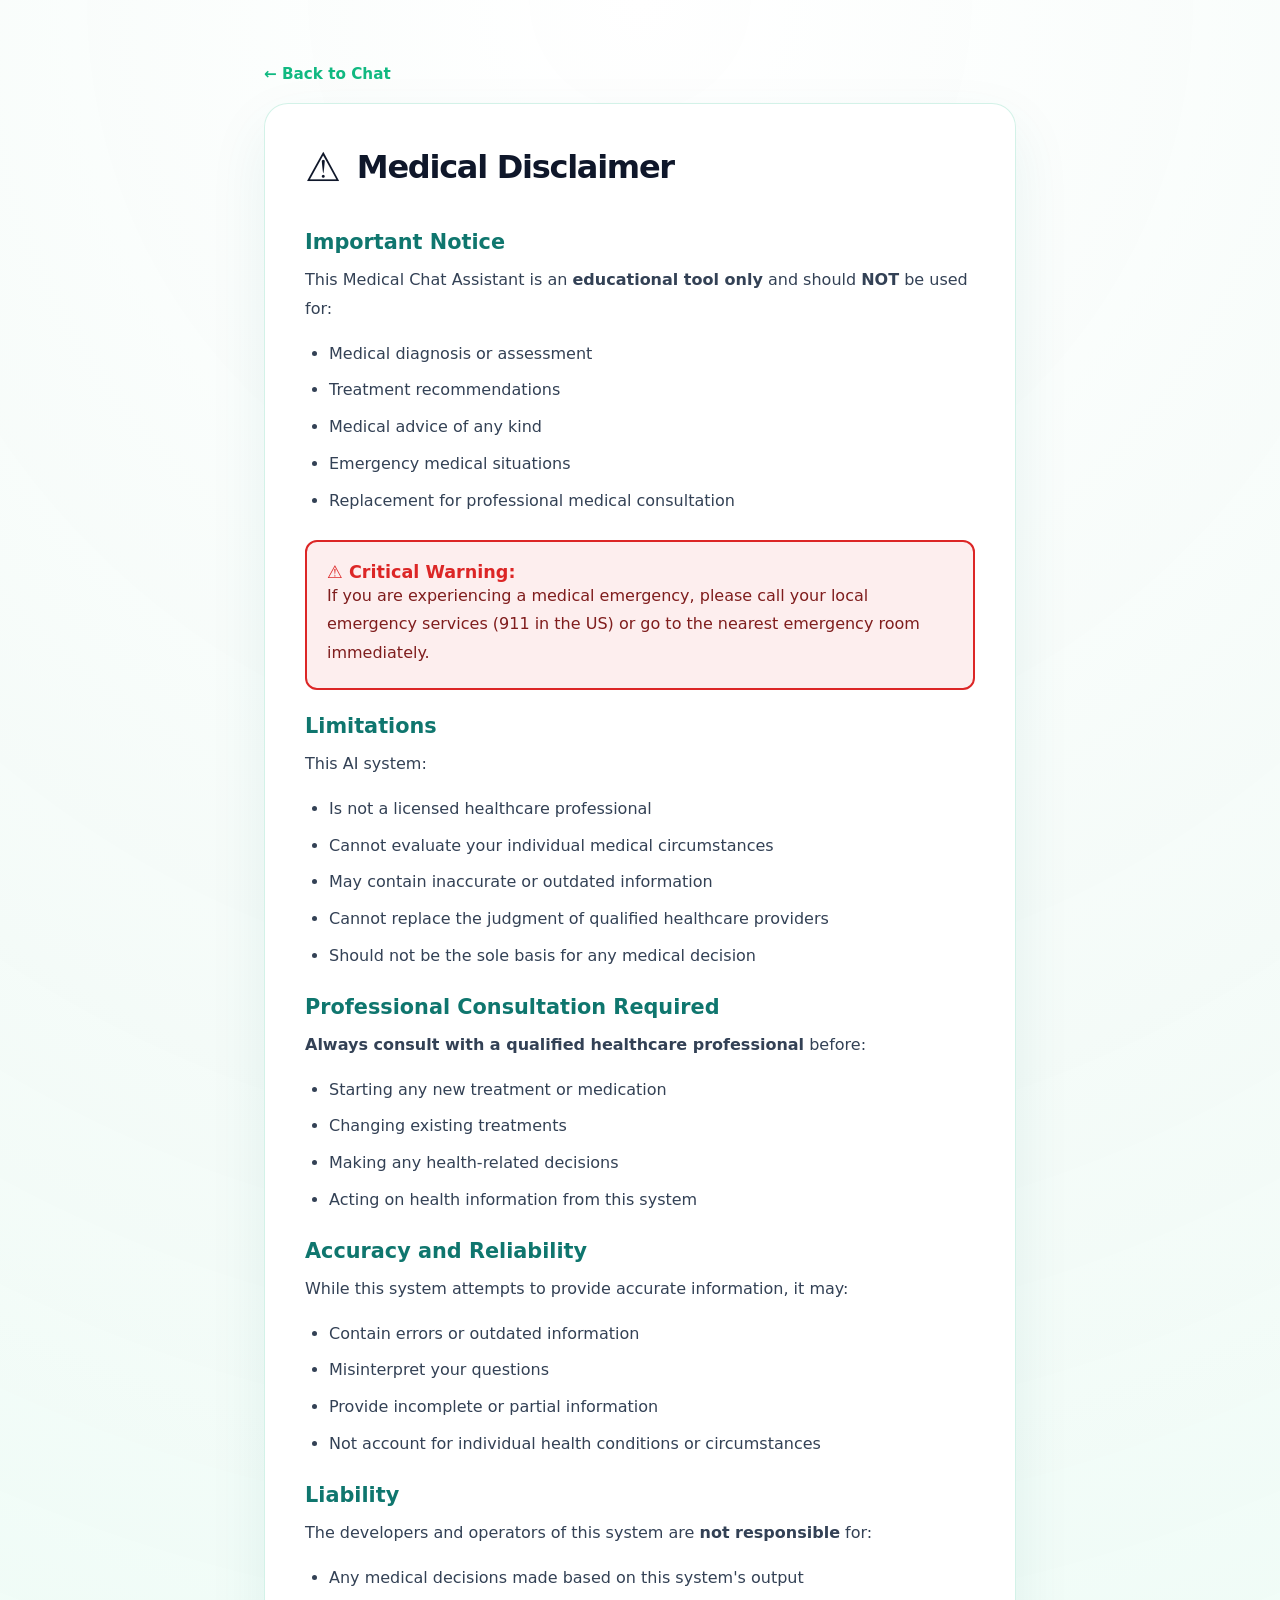
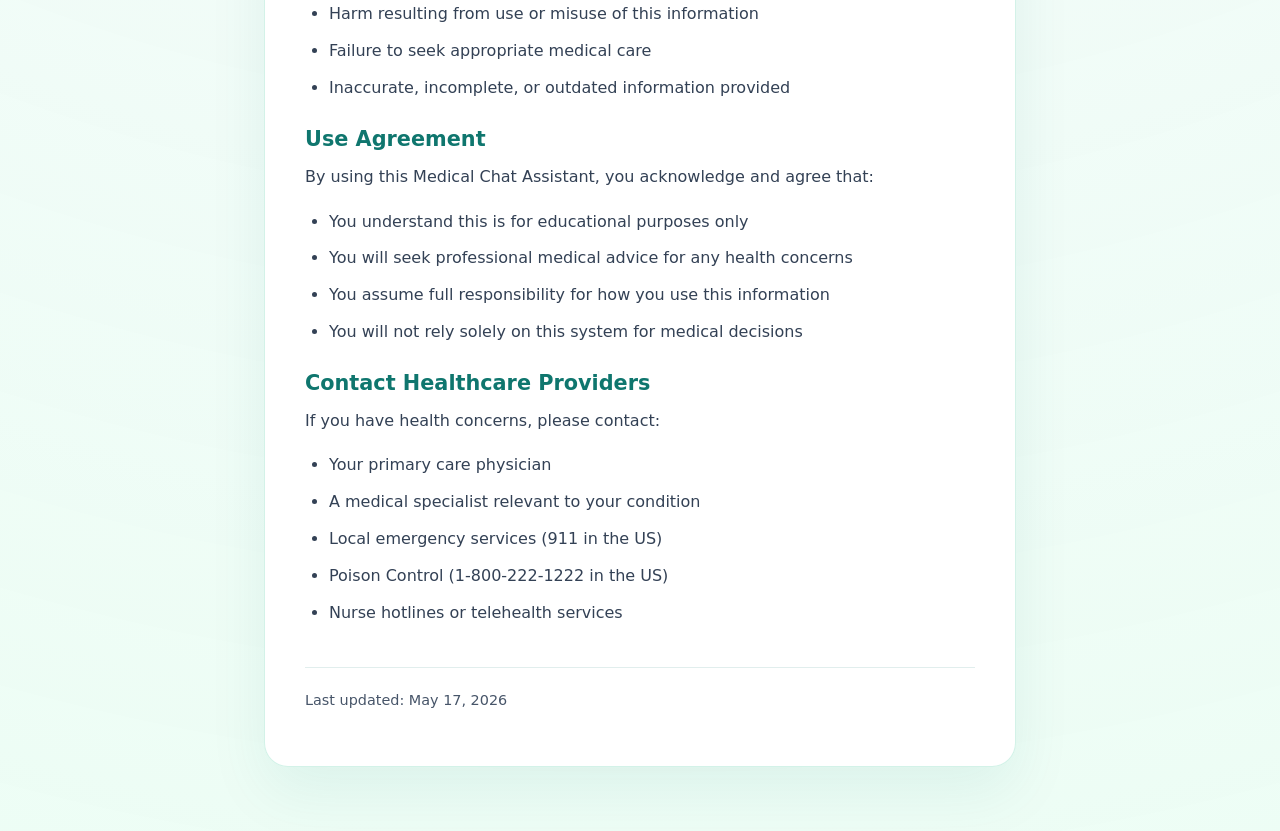
<file: templates/disclaimer.html>
<!DOCTYPE html>
<html lang="en">
<head>
    <meta charset="UTF-8" />
    <meta name="viewport" content="width=device-width, initial-scale=1.0" />
    <title>Disclaimer - Medical Chat RAG</title>
    <link rel="stylesheet" href="/static/css/style.css" />
    <style>
        .disclaimer-container {
            max-width: 800px;
            margin: 0 auto;
            padding: 40px 24px;
        }

        .disclaimer-header {
            margin-bottom: 40px;
            display: flex;
            align-items: center;
            gap: 16px;
        }

        .disclaimer-header h1 {
            margin: 0;
            font-size: 2rem;
            letter-spacing: -0.04em;
        }

        .disclaimer-back {
            display: inline-block;
            margin-bottom: 20px;
            text-decoration: none;
            color: #10b981;
            font-weight: 600;
            font-size: 0.95rem;
        }

        .disclaimer-back:hover {
            text-decoration: underline;
        }

        .disclaimer-card {
            background: rgba(255, 255, 255, 0.96);
            border: 1px solid rgba(16, 185, 129, 0.18);
            border-radius: 24px;
            padding: 40px;
            box-shadow: 0 24px 60px rgba(15, 118, 110, 0.08);
        }

        .disclaimer-card h2 {
            color: #0f766e;
            margin-top: 24px;
            margin-bottom: 12px;
            font-size: 1.3rem;
        }

        .disclaimer-card h2:first-child {
            margin-top: 0;
        }

        .disclaimer-card p {
            color: #334155;
            line-height: 1.8;
            margin: 12px 0;
        }

        .disclaimer-card ul {
            color: #334155;
            line-height: 1.8;
            margin: 16px 0;
            padding-left: 24px;
        }

        .disclaimer-card li {
            margin-bottom: 8px;
        }

        .warning-box {
            background: rgba(220, 38, 38, 0.08);
            border: 2px solid #dc2626;
            border-radius: 12px;
            padding: 20px;
            margin: 24px 0;
        }

        .warning-box strong {
            color: #dc2626;
            font-size: 1.1rem;
        }

        .warning-box p {
            color: #7f1d1d;
            margin: 0;
        }
    </style>
</head>
<body>
    <div class="app-container">
        <div class="disclaimer-container">
            <a href="/" class="disclaimer-back">← Back to Chat</a>

            <div class="disclaimer-card">
                <div class="disclaimer-header">
                    <span style="font-size: 2.5rem;">⚠️</span>
                    <h1>Medical Disclaimer</h1>
                </div>

                <h2>Important Notice</h2>
                <p>
                    This Medical Chat Assistant is an <strong>educational tool only</strong> and should
                    <strong>NOT</strong> be used for:
                </p>
                <ul>
                    <li>Medical diagnosis or assessment</li>
                    <li>Treatment recommendations</li>
                    <li>Medical advice of any kind</li>
                    <li>Emergency medical situations</li>
                    <li>Replacement for professional medical consultation</li>
                </ul>

                <div class="warning-box">
                    <strong>⚠️ Critical Warning:</strong>
                    <p>
                        If you are experiencing a medical emergency, please call your local emergency
                        services (911 in the US) or go to the nearest emergency room immediately.
                    </p>
                </div>

                <h2>Limitations</h2>
                <p>This AI system:</p>
                <ul>
                    <li>Is not a licensed healthcare professional</li>
                    <li>Cannot evaluate your individual medical circumstances</li>
                    <li>May contain inaccurate or outdated information</li>
                    <li>Cannot replace the judgment of qualified healthcare providers</li>
                    <li>Should not be the sole basis for any medical decision</li>
                </ul>

                <h2>Professional Consultation Required</h2>
                <p>
                    <strong>Always consult with a qualified healthcare professional</strong> before:
                </p>
                <ul>
                    <li>Starting any new treatment or medication</li>
                    <li>Changing existing treatments</li>
                    <li>Making any health-related decisions</li>
                    <li>Acting on health information from this system</li>
                </ul>

                <h2>Accuracy and Reliability</h2>
                <p>
                    While this system attempts to provide accurate information, it may:
                </p>
                <ul>
                    <li>Contain errors or outdated information</li>
                    <li>Misinterpret your questions</li>
                    <li>Provide incomplete or partial information</li>
                    <li>Not account for individual health conditions or circumstances</li>
                </ul>

                <h2>Liability</h2>
                <p>
                    The developers and operators of this system are <strong>not responsible</strong> for:
                </p>
                <ul>
                    <li>Any medical decisions made based on this system's output</li>
                    <li>Harm resulting from use or misuse of this information</li>
                    <li>Failure to seek appropriate medical care</li>
                    <li>Inaccurate, incomplete, or outdated information provided</li>
                </ul>

                <h2>Use Agreement</h2>
                <p>
                    By using this Medical Chat Assistant, you acknowledge and agree that:
                </p>
                <ul>
                    <li>You understand this is for educational purposes only</li>
                    <li>You will seek professional medical advice for any health concerns</li>
                    <li>You assume full responsibility for how you use this information</li>
                    <li>You will not rely solely on this system for medical decisions</li>
                </ul>

                <h2>Contact Healthcare Providers</h2>
                <p>
                    If you have health concerns, please contact:
                </p>
                <ul>
                    <li>Your primary care physician</li>
                    <li>A medical specialist relevant to your condition</li>
                    <li>Local emergency services (911 in the US)</li>
                    <li>Poison Control (1-800-222-1222 in the US)</li>
                    <li>Nurse hotlines or telehealth services</li>
                </ul>

                <p style="margin-top: 40px; padding-top: 20px; border-top: 1px solid rgba(15, 118, 110, 0.12); color: #475569; font-size: 0.9rem;">
                    Last updated: May 17, 2026
                </p>
            </div>
        </div>
    </div>
</body>
</html>
</file>
<file: static/css/style.css>
:root {
    color-scheme: light;
    font-family: 'Montserrat', ui-sans-serif, system-ui, sans-serif;
    color: #0f172a;
    background-color: #f4fbf8;
}

* {
    box-sizing: border-box;
}

body {
    margin: 0;
    min-height: 100vh;
    background: radial-gradient(circle at top, rgba(255, 255, 255, 0.98), rgba(244, 251, 248, 0.96) 44%, rgba(236, 253, 245, 0.9)),
        linear-gradient(180deg, #f8fffc 0%, #f4fbf8 100%);
    color: #0f172a;
}

button,
input,
select,
textarea {
    font: inherit;
}

.app-container {
    padding: 24px;
}

.page-shell {
    max-width: 1280px;
    margin: 0 auto;
}

.page-header {
    display: flex;
    flex-direction: column;
    gap: 12px;
    padding: 20px 0;
}

.header-top {
    display: flex;
    justify-content: space-between;
    align-items: center;
    gap: 20px;
}

.page-header h1 {
    margin: 0;
    font-size: 2rem;
    letter-spacing: -0.04em;
}

.disclaimer-link {
    text-decoration: none;
    color: #10b981;
    font-weight: 600;
    font-size: 0.9rem;
    padding: 8px 14px;
    border-radius: 999px;
    border: 1px solid rgba(16, 185, 129, 0.3);
    background: rgba(16, 185, 129, 0.08);
    transition: all 0.2s ease;
}

.disclaimer-link:hover {
    background: rgba(16, 185, 129, 0.15);
    border-color: rgba(16, 185, 129, 0.5);
}

.page-header p {
    margin: 0;
    color: #475569;
    line-height: 1.6;
    max-width: 900px;
}

.main-grid {
    display: grid;
    gap: 20px;
    grid-template-columns: 2fr 1fr;
    align-items: start;
}

.chat-shell {
    display: grid;
    gap: 20px;
}

.sidebar-card {
    position: sticky;
    top: 24px;
    align-self: start;
}

.chat-panel,
.panel-card,
.examples-card,
.sidebar-card {
    background: rgba(255, 255, 255, 0.96);
    border: 1px solid rgba(16, 185, 129, 0.18);
    border-radius: 24px;
    box-shadow: 0 24px 60px rgba(15, 118, 110, 0.08);
}

.chat-panel {
    padding: 18px;
}

.chat-panel-header {
    display: flex;
    justify-content: space-between;
    align-items: center;
    margin-bottom: 12px;
}

.badge {
    display: inline-flex;
    align-items: center;
    padding: 8px 12px;
    border-radius: 999px;
    background: #d8f8ef;
    color: #065f46;
    font-size: 0.95rem;
    font-weight: 600;
}

.badge.small {
    padding: 6px 10px;
}

.chat-history {
    min-height: 420px;
    display: flex;
    flex-direction: column;
    gap: 12px;
    padding: 20px;
    border-radius: 18px;
    background: #f8fffc;
    border: 1px solid rgba(15, 118, 110, 0.12);
    overflow-y: auto;
}

.bubble {
    padding: 16px 18px;
    border-radius: 18px;
    line-height: 1.7;
    word-wrap: break-word;
    max-width: 95%;
}

.bubble strong {
    display: block;
    margin-bottom: 8px;
    font-size: 0.9rem;
    opacity: 0.7;
}

.bubble p {
    margin: 0;
}

.user-bubble {
    background: #d9f7f0;
    align-self: flex-end;
    color: #0f172a;
    border-bottom-right-radius: 6px;
}

.assistant-bubble {
    background: #ffffff;
    align-self: flex-start;
    border: 1px solid rgba(15, 118, 110, 0.16);
    color: #0f172a;
    border-bottom-left-radius: 6px;
}

.chat-input-shell {
    display: grid;
    gap: 14px;
}

textarea {
    width: 100%;
    min-height: 90px;
    padding: 14px 16px;
    border-radius: 16px;
    border: 1px solid rgba(15, 118, 110, 0.18);
    background: #ffffff;
    color: #0f172a;
    resize: vertical;
}

textarea::placeholder {
    color: rgba(15, 23, 42, 0.45);
}

.button-row {
    display: grid;
    grid-template-columns: 1fr 1fr;
    gap: 12px;
}

.button {
    width: 100%;
    border: none;
    border-radius: 999px;
    padding: 12px 18px;
    cursor: pointer;
    font-weight: 700;
}

.button.primary {
    background: linear-gradient(135deg, #0f766e, #10b981);
    color: white;
}

.button.secondary {
    background: rgba(15, 118, 110, 0.08);
    color: #0f766e;
    border: 1px solid rgba(15, 118, 110, 0.24);
}

.panel-group {
    display: grid;
    gap: 14px;
}

.panel-card {
    overflow: hidden;
}

.panel-toggle {
    width: 100%;
    border: none;
    background: transparent;
    color: #0f172a;
    text-align: left;
    padding: 18px;
    font-size: 1rem;
    font-weight: 700;
    cursor: pointer;
}

.panel-content {
    padding: 0 18px 18px;
    color: #334155;
    white-space: pre-wrap;
}

.hidden {
    display: none;
}

.examples-card {
    overflow: hidden;
}

.examples-header {
    padding: 14px 18px;
}

.examples-table {
    width: 100%;
    border-collapse: collapse;
}

.examples-table th,
.examples-table td {
    padding: 12px 16px;
    text-align: left;
    border-top: 1px solid rgba(15, 118, 110, 0.08);
}

.examples-table th {
    color: #0f172a;
    font-weight: 700;
    background: rgba(15, 118, 110, 0.04);
}

.examples-table tr {
    cursor: pointer;
}

.examples-table tr:hover {
    background: rgba(15, 118, 110, 0.06);
}

.sidebar-card {
    padding: 18px;
    display: grid;
    gap: 20px;
}

.sidebar-section {
    display: grid;
    gap: 10px;
}

.sidebar-label {
    font-weight: 700;
    color: #0f766e;
}

.sidebar-info {
    color: #475569;
    font-size: 0.95rem;
}

select,
input[type="range"] {
    width: 100%;
    border-radius: 14px;
    border: 1px solid rgba(15, 118, 110, 0.18);
    background: white;
    color: #0f172a;
}

select {
    padding: 12px 14px;
}

.slider-row {
    display: grid;
    gap: 10px;
}

input[type="range"] {
    accent-color: #10b981;
}

.status-text {
    margin: 0;
    color: #334155;
    font-size: 0.95rem;
}

.memory-box pre {
    margin: 0;
    padding: 12px;
    border-radius: 16px;
    background: #f8fffc;
    border: 1px solid rgba(15, 118, 110, 0.14);
    white-space: pre-wrap;
    word-break: break-word;
    color: #0f172a;
}

.doc-card {
    margin-bottom: 16px;
    padding: 14px;
    border: 1px solid rgba(15, 118, 110, 0.12);
    border-radius: 16px;
    background: white;
}

.doc-title {
    font-weight: 700;
    color: #0f172a;
}

.doc-meta {
    color: #475569;
    font-size: 0.9rem;
    margin-top: 4px;
}

.doc-preview {
    margin-top: 10px;
    color: #334155;
    line-height: 1.55;
}

@media (max-width: 980px) {
    .main-grid {
        grid-template-columns: 1fr;
    }
}
</file>
